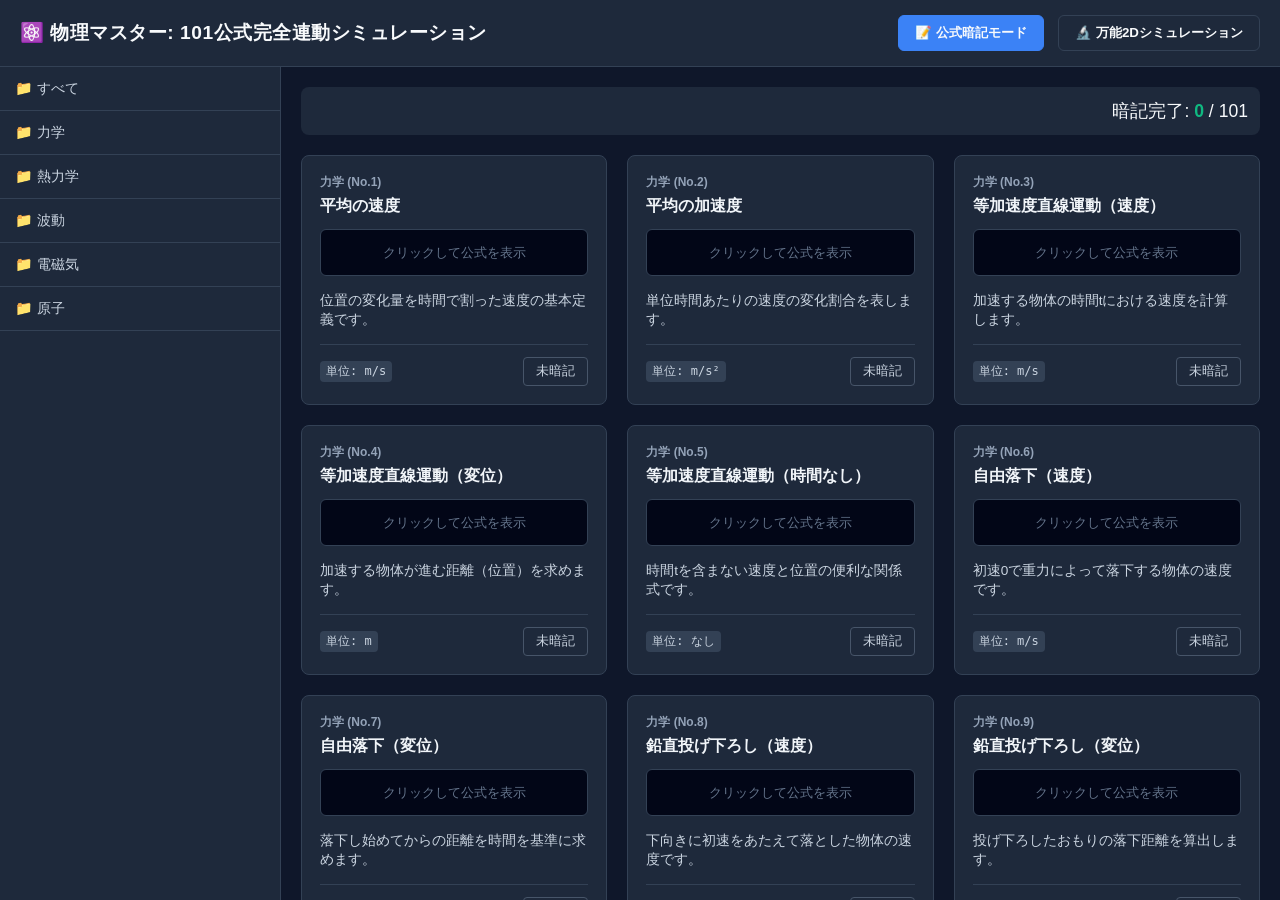
<file: index.html>
<!DOCTYPE html>
<html lang="ja">
<head>
    <meta charset="UTF-8">
    <meta name="viewport" content="width=device-width, initial-scale=1.0">
    <title>物理公式101選 ＆ 万能2D可視化シミュレーター</title>
    <link rel="stylesheet" href="style.css">
</head>
<body>
    <header>
        <h1>⚛️ 物理マスター: 101公式完全連動シミュレーション</h1>
        <div class="tabs">
            <button id="tab-flashcard" class="tab-btn active" onclick="uiController.switchMode('flashcard')">📝 公式暗記モード</button>
            <button id="tab-sim" class="tab-btn" onclick="uiController.switchMode('sim')">🔬 万能2Dシミュレーション</button>
        </div>
    </header>

    <main>
        <aside class="sidebar">
            <ul id="menu-list"></ul>
        </aside>

        <section class="content">
            
            <div id="view-flashcard" class="view-section">
                <div class="stats-bar">
                    暗記完了: <span id="master-count" class="highlight">0</span> / 101
                </div>
                <div id="flashcard-container" class="grid-container"></div>
            </div>

            <div id="view-sim" class="view-section" style="display: none;">
                <div class="sim-header">
                    <h2 id="unit-title">左のメニューから、実験したい公式（No.1〜101）を選んでください</h2>
                    <div class="linked-formula">連動数式: <span id="current-sim-formula">-</span></div>
                    <div class="vector-legend">
                        <span class="legend-item"><span class="color-box vel-box"></span> 速度ベクトル ($\vec{v}$)</span>
                        <span class="legend-item"><span class="color-box force-box"></span> 力・加速度ベクトル ($\vec{F}$ / $\vec{a}$)</span>
                    </div>
                </div>

                <div class="sim-body">
                    <div class="canvas-wrapper">
                        <div id="canvas-placeholder">左メニューから公式を選択すると、対応する物理エンジンが自動起動します</div>
                        <canvas id="physics-canvas"></canvas>
                    </div>

                    <div id="panel-container" class="control-panel" style="visibility: hidden;">
                        <div class="panel-section">
                            <h3>⚙️ 公式から自動生成された変数</h3>
                            <div id="dynamic-controls"></div>
                        </div>

                        <div class="panel-section">
                            <h3>⏯️ 再生コントロール</h3>
                            <div class="control-actions">
                                <button id="btn-play-pause" onclick="physicsApp.togglePlayPause()">一時停止</button>
                                <button onclick="physicsApp.resetSimulation()">リセット</button>
                            </div>
                            <div class="control-item mt-2">
                                <span>再生速度: <span id="txt-speed">1.0x</span></span>
                                <input type="range" min="0.1" max="2.0" step="0.1" value="1.0" oninput="physicsApp.changeSpeed(this.value)">
                            </div>
                        </div>

                        <div class="panel-section explanation-box">
                            <h3>この公式の視覚的解説</h3>
                            <p id="explanation-text"></p>
                        </div>
                    </div>
                </div>
            </div>

        </section>
    </main>

    <script src="formulas.js"></script>
    <script src="script.js"></script>
</body>
</html>
</file>
<file: style.css>
:root {
    --bg-color: #0f172a;
    --panel-bg: #1e293b;
    --text-color: #f8fafc;
    --accent-color: #3b82f6;
    --border-color: #334155;
    --card-bg: #1e293b;
}

body {
    margin: 0;
    font-family: 'Helvetica Neue', Arial, sans-serif;
    background-color: var(--bg-color);
    color: var(--text-color);
    height: 100vh;
    display: flex;
    flex-direction: column;
}

header {
    background-color: var(--panel-bg);
    padding: 15px 20px;
    display: flex;
    justify-content: space-between;
    align-items: center;
    border-bottom: 1px solid var(--border-color);
}

header h1 { margin: 0; font-size: 1.2rem; letter-spacing: 0.5px; }

.tabs .tab-btn {
    background: transparent;
    color: var(--text-color);
    border: 1px solid var(--border-color);
    padding: 8px 16px;
    margin-left: 10px;
    border-radius: 6px;
    cursor: pointer;
    font-weight: bold;
    transition: 0.2s;
}

.tabs .tab-btn.active, .tabs .tab-btn:hover {
    background-color: var(--accent-color);
    border-color: var(--accent-color);
}

main {
    display: flex;
    flex: 1;
    overflow: hidden;
}

.sidebar {
    width: 280px;
    background-color: var(--panel-bg);
    border-right: 1px solid var(--border-color);
    overflow-y: auto;
}

#menu-list {
    list-style: none;
    padding: 0;
    margin: 0;
}

.menu-item {
    padding: 12px 15px;
    cursor: pointer;
    border-bottom: 1px solid var(--border-color);
    font-size: 0.88rem;
    color: #cbd5e1;
    transition: all 0.2s;
    white-space: nowrap;
    overflow: hidden;
    text-overflow: ellipsis;
}

.menu-item:hover, .menu-item.active { 
    background-color: rgba(59, 130, 246, 0.15); 
    color: #fff;
    border-left: 4px solid var(--accent-color); 
}

.content {
    flex: 1;
    overflow-y: auto;
    padding: 20px;
    display: flex;
    flex-direction: column;
}

/* 公式暗記モード */
.stats-bar {
    font-size: 1.1rem;
    margin-bottom: 20px;
    padding: 12px;
    background-color: var(--panel-bg);
    border-radius: 8px;
    text-align: right;
}
.stats-bar .highlight { color: #10b981; font-weight: bold; }

.grid-container {
    display: grid;
    grid-template-columns: repeat(auto-fill, minmax(300px, 1fr));
    gap: 20px;
}

.formula-card {
    background-color: var(--card-bg);
    border: 1px solid var(--border-color);
    border-radius: 8px;
    padding: 18px;
    display: flex;
    flex-direction: column;
}

.card-category { font-size: 0.75rem; color: #94a3b8; margin-bottom: 5px; font-weight: bold; }
.card-name { font-size: 1rem; font-weight: bold; margin-bottom: 12px; color: #f1f5f9; }
.card-desc { font-size: 0.85rem; color: #cbd5e1; margin-bottom: 15px; flex: 1; line-height: 1.4; }

.card-formula-box {
    background-color: #020617;
    padding: 12px;
    border-radius: 6px;
    text-align: center;
    font-size: 1.15rem;
    font-family: 'Courier New', Courier, monospace;
    cursor: pointer;
    margin-bottom: 15px;
    border: 1px solid #334155;
    color: #f59e0b;
}

.card-formula-box.hidden-mode .formula-text { display: none; }
.card-formula-box.hidden-mode::after { content: 'クリックして公式を表示'; font-size: 0.8rem; color: #64748b; }

.card-footer {
    display: flex;
    justify-content: space-between;
    align-items: center;
    border-top: 1px solid var(--border-color);
    padding-top: 12px;
}

.symbol-tag { font-size: 0.75rem; background: #334155; padding: 2px 6px; border-radius: 4px; color: #cbd5e1; font-family: monospace; }

.master-btn {
    background: transparent;
    border: 1px solid #475569;
    color: #cbd5e1;
    padding: 5px 12px;
    border-radius: 4px;
    cursor: pointer;
    font-size: 0.8rem;
}
.master-btn.active { background-color: #10b981; border-color: #10b981; color: #fff; }

/* シミュレーションモード */
#view-sim { display: flex; flex-direction: column; height: 100%; min-height: 0; }

.sim-header { margin-bottom: 15px; background: var(--panel-bg); padding: 15px; border-radius: 8px; border: 1px solid var(--border-color); }
.sim-header h2 { margin: 0 0 5px 0; font-size: 1.1rem; color: #fff; }
.linked-formula { color: #f59e0b; font-family: 'Courier New', monospace; font-size: 1.15rem; font-weight: bold; margin-bottom: 8px; }

.vector-legend { display: flex; gap: 15px; font-size: 0.8rem; }
.legend-item { display: flex; align-items: center; gap: 6px; }
.color-box { width: 12px; height: 12px; border-radius: 2px; display: inline-block; }
.vel-box { background-color: #38bdf8; }
.force-box { background-color: #f43f5e; }

.sim-body { display: flex; flex: 1; gap: 20px; min-height: 0; }

.canvas-wrapper {
    flex: 1;
    background-color: #020617;
    border-radius: 8px;
    position: relative;
    border: 1px solid var(--border-color);
    overflow: hidden;
}

#canvas-placeholder {
    position: absolute;
    top: 50%; left: 50%;
    transform: translate(-50%, -50%);
    color: #475569;
    font-size: 1rem;
    pointer-events: none;
    text-align: center;
    width: 80%;
}

#physics-canvas { width: 100%; height: 100%; display: block; }

.control-panel {
    width: 300px;
    background-color: var(--panel-bg);
    border-radius: 8px;
    padding: 15px;
    overflow-y: auto;
    display: flex;
    flex-direction: column;
    gap: 15px;
    border: 1px solid var(--border-color);
}

.panel-section h3 { margin: 0 0 10px 0; font-size: 0.9rem; border-bottom: 1px solid var(--border-color); padding-bottom: 5px; color: #94a3b8; }

.control-item { margin-bottom: 10px; }
.control-label { display: flex; justify-content: space-between; margin-bottom: 4px; font-size: 0.8rem; color: #cbd5e1; }
.control-slider { width: 100%; cursor: pointer; height: 6px; background: #334155; border-radius: 3px; outline: none; }

.control-actions { display: flex; gap: 10px; }
.control-actions button {
    flex: 1;
    padding: 8px;
    background-color: #334155;
    color: white;
    border: 1px solid #475569;
    border-radius: 4px;
    cursor: pointer;
    font-size: 0.85rem;
    font-weight: bold;
}
.control-actions button:hover { background-color: #475569; }

.mt-2 { margin-top: 10px; }
.explanation-box p { font-size: 0.8rem; line-height: 1.5; color: #cbd5e1; margin: 0; white-space: pre-wrap; }
</file>
